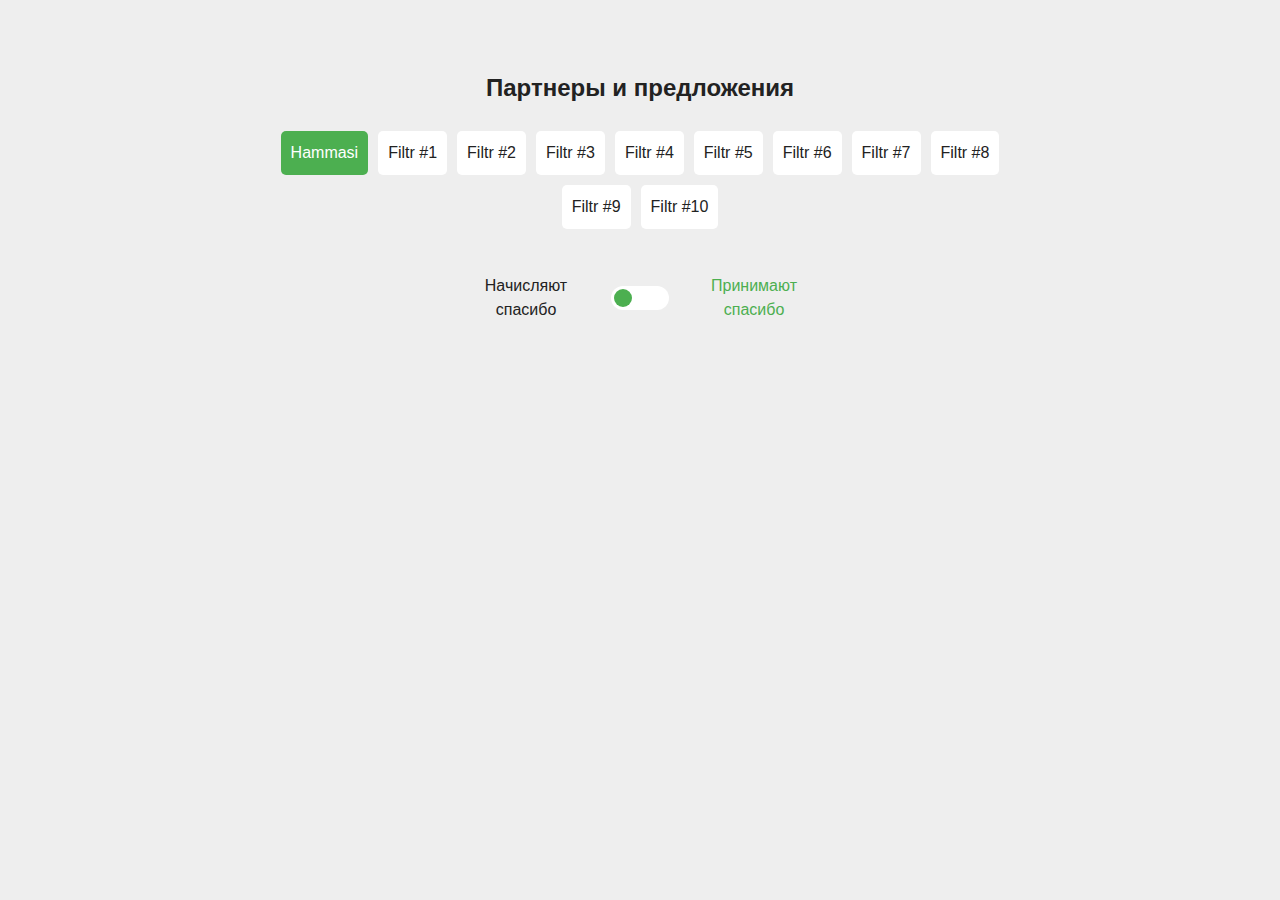
<file: garpix/index.html>
<!DOCTYPE html>
<html lang="en">
<head>
  <meta charset="UTF-8">
  <meta name="viewport" content="width=device-width, initial-scale=1.0">
  <meta http-equiv="X-UA-Compatible" content="ie=edge">
  <title>Garpix</title>
  <link rel="stylesheet" href="css/normalize.css">
  <link rel="stylesheet" href="css/styles.css">
</head>
<body>

  <main class="site-content">

    <section class="partners">
      <div class="container">
        <h2 class="partners-heading">Партнеры и предложения</h2>

        <ul class="partners-categories">
          <li class="partner-categories-item partner-categories-item-active">
            <a class="partners-category" href="#">Hammasi</a>
          </li>
          <li class="partner-categories-item">
            <a class="partners-category" href="#">Filtr #1</a>
          </li>
          <li class="partner-categories-item">
            <a class="partners-category" href="#">Filtr #2</a>
          </li>
          <li class="partner-categories-item">
            <a class="partners-category" href="#">Filtr #3</a>
          </li>
          <li class="partner-categories-item">
            <a class="partners-category" href="#">Filtr #4</a>
          </li>
          <li class="partner-categories-item">
            <a class="partners-category" href="#">Filtr #5</a>
          </li>
          <li class="partner-categories-item">
            <a class="partners-category" href="#">Filtr #6</a>
          </li>
          <li class="partner-categories-item">
            <a class="partners-category" href="#">Filtr #7</a>
          </li>
          <li class="partner-categories-item">
            <a class="partners-category" href="#">Filtr #8</a>
          </li>
          <li class="partner-categories-item">
            <a class="partners-category" href="#">Filtr #9</a>
          </li>
          <li class="partner-categories-item">
            <a class="partners-category" href="#">Filtr #10</a>
          </li>
        </ul>

        <form class="partners-form" action="https://echo.htmlacademy.ru" method="GET">
          <!-- Actual radios -->
          <input class="give-radio visually-hidden" type="radio" name="give_get" id="give-radio" value="give" checked>
          <input class="get-radio visually-hidden" type="radio" name="give_get" id="get-radio" value="get">

          <!-- Labels for radios -->
          <label for="give-radio" class="give-get-label give-label">Начисляют спасибо</label>

          <div class="controller">
            <label for="give-radio" class="controller-label controller-label-give">
              <span class="visually-hidden">Начисляют спасибо</span>
            </label>
            <label for="get-radio" class="controller-label controller-label-get">
              <span class="visually-hidden">Принимают спасибо</span>
            </label>
          </div>

          <label for="get-radio" class="give-get-label get-label">Принимают спасибо</label>

          <button class="visually-hidden" type="submit">Topshirish</button>
        </form>
      </div>
    </section>

  </main>

</body>
</html>
</file>
<file: garpix/css/styles.css>
:root {
  --primary-color: #4CAF50;
}

html {
  margin: 0;
  box-sizing: border-box;
  scroll-behavior: smooth;
}

*,
*::before,
*::after {
  box-sizing: inherit;
}

body {
  padding: 0;
  margin: 0;
  font-family: "Arial", sans-serif;
  font-size: 16px;
  line-height: 1.5;
  background-color: #eee;
  color: #222;
}

img {
  max-width: 100%;
  height: auto;
}

.visually-hidden {
  position: absolute;
  width: 1px;
  height: 1px;
  margin: -1px;
  border: 0;
  padding: 0;
  clip: rect(0 0 0 0);
  overflow: hidden;
}

/* CONTAINER */

.container {
  max-width: 830px;
  padding-left: 15px;
  padding-right: 15px;
  margin-left: auto;
  margin-right: auto;
}

/* PARTNERS */

.partners {
  padding: 50px 0;
}

.partners-heading {
  text-align: center;
}

.partners-categories {
  display: flex;
  flex-wrap: wrap;
  justify-content: center;
  align-items: center;
  padding: 0;
  margin: 0;
  margin-bottom: 40px;
  list-style-type: none;
}

.partner-categories-item {
  margin: 5px;
}

.partners-category {
  display: block;
  padding: 10px;
  border-radius: 5px;
  background-color: #fff;
  color: #222;
  text-decoration: none;
  transition: box-shadow 0.3s ease;
}

.partners-category:hover {
  box-shadow: inset 0 0 0 2px var(--primary-color);
}

.partner-categories-item-active .partners-category {
  background-color: var(--primary-color);
  color: #fff;
}

/* PARTNERS-FORM */

.partners-form {
  display: flex;
  justify-content: center;
  align-items: center;
  text-align: center;
}

.give-get-label {
  width: 130px;
  border-radius: 4px;
  color: var(--primary-color);
  cursor: pointer;
  transition: box-shadow 0.3s ease;
}

.give-get-label:hover {
  box-shadow: 0 0 0 2px #222;
}

.give-radio:checked ~ .give-label,
.get-radio:checked ~ .get-label {
  color: #222;
}

.give-radio:focus ~ .give-label,
.get-radio:focus ~ .get-label {
  box-shadow: 0 0 0 2px var(--primary-color);
}

.controller {
  position: relative;
  z-index: 1;
  width: 58px;
  height: 24px;
  padding: 3px;
  margin-left: 20px;
  margin-right: 20px;
  background-color: #fff;
  border-radius: 12px;
}

.controller::before {
  display: block;
  width: 18px;
  height: 18px;
  border-radius: 50%;
  background-color: var(--primary-color);
  content: "";
  transition: margin 0.3s ease;
}

.give-radio:checked ~ .controller::before {
  margin-right: 34px;
}

.get-radio:checked ~ .controller::before {
  margin-left: 34px;
}

.controller-label {
  position: absolute;
  z-index: 1;
  left: 0;
  top: 0;
  width: 58px;
  height: 24px;
  border-radius: 12px;
  cursor: pointer;
}

/* .controller-label-give {
  background-color: gold;
}

.controller-label-get {
  background-color: orangered;
} */

.give-radio:checked ~ .controller .controller-label-give,
.get-radio:checked ~ .controller .controller-label-get {
  z-index: -1;
}
</file>
